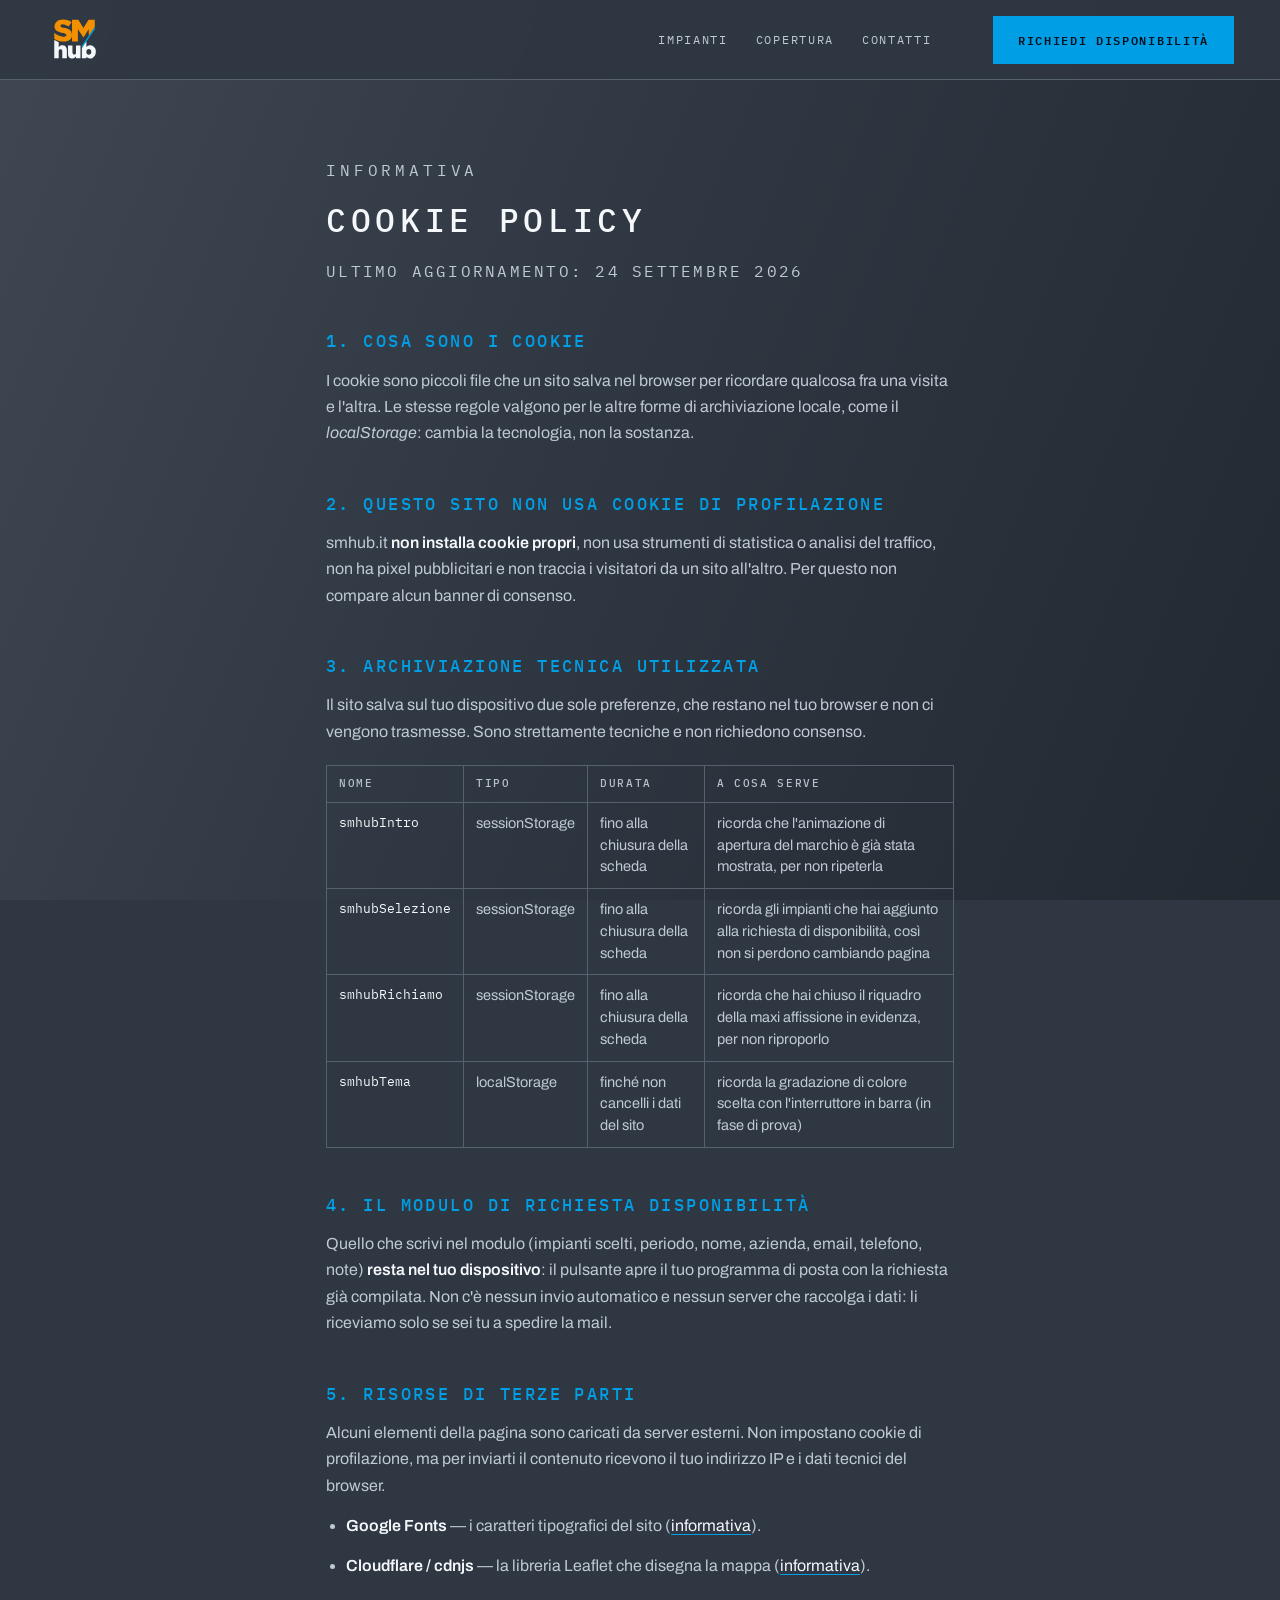
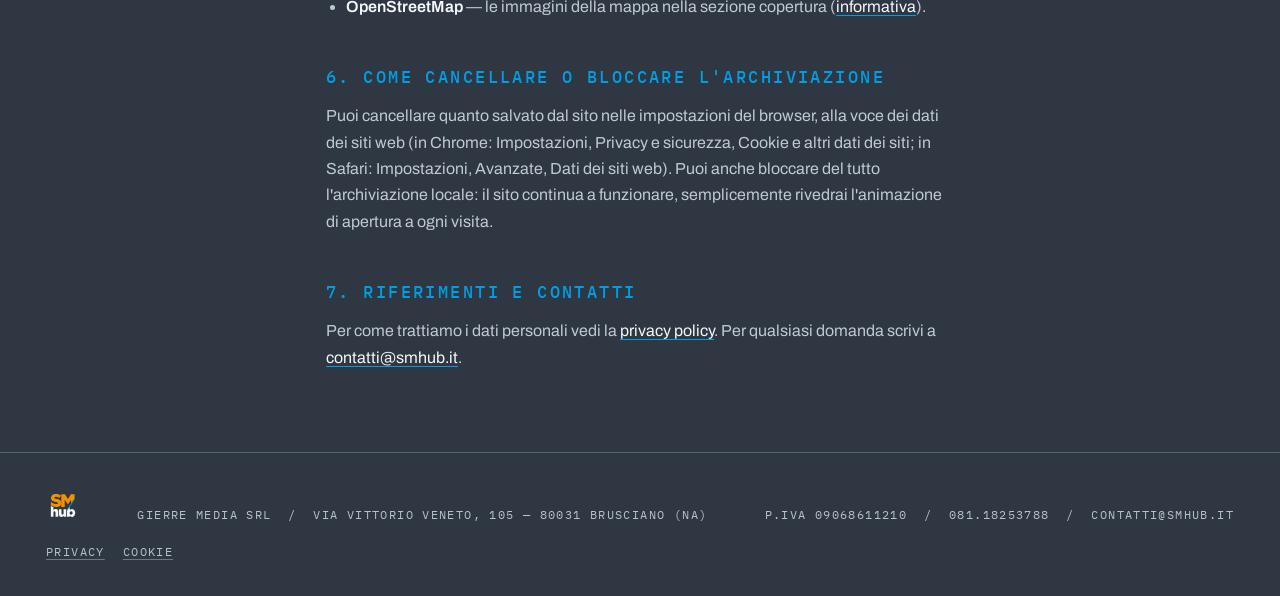
<file: cookie.html>
<!DOCTYPE html>
<html lang="it">
<head>
<meta charset="utf-8">
<meta name="viewport" content="width=device-width,initial-scale=1">
<title>Cookie policy | SMHUB</title>
<meta name="description" content="smhub.it non usa cookie di profilazione n&eacute; strumenti di statistica: cosa viene salvato nel browser e perch&eacute;.">
<link rel="preconnect" href="https://fonts.googleapis.com">
<link rel="preconnect" href="https://fonts.gstatic.com" crossorigin>
<link href="https://fonts.googleapis.com/css2?family=Archivo:wght@400;500;600&family=IBM+Plex+Mono:wght@400;500&display=swap" rel="stylesheet">
<link rel="stylesheet" href="css/style.css?v=52">
</head>
<body>

<header class="nav">
  <a class="nav-logo" href="index.html" aria-label="SMHUB, torna in cima"><svg class="marchio" viewBox="0 0 91.2 91.2" aria-hidden="true" focusable="false"><defs>
<clipPath id="clip_1">
<path transform="matrix(1,0,0,-1,0,91.2)" d="M0 91.2H91.2V0H0Z"/>
</clipPath>
</defs>
<g >
<g clip-path="url(#clip_1)">
<path transform="matrix(1,0,0,-1,40.1944,17.838898)" d="M0 0C-3.046 3.194-9.563 4.911-16.454 4.194-18.664 3.965-20.081 3.385-21.046 2.861-21.713 2.5-25.308 .549-26.454-3.731-26.678-4.571-27.667-8.267-25.417-11.361-24.326-12.861-22.958-13.611-22.139-14.167-22.139-14.167-19.854-15.731-13.432-16.917-13.432-16.917-8.102-17.824-8.157-20.324-8.157-20.324-8.38-23.38-14.046-22.509-14.046-22.509-20.657-22.12-27.176-16.435V-25.62C-27.176-25.62-17.028-33.333-5.167-28.861-5.167-28.861 3.725-25.833-.306-14.734-.357-14.593-.419-14.459-.497-14.33-1.075-13.375-3.735-9.97-12.861-8.639-12.861-8.639-17.694-7.611-17.389-5.361-17.389-5.361-17.111-2.417-13.028-3.278-13.028-3.278-8.639-3.75-4.639-6.556Z" fill="#f39000"/>
<path transform="matrix(1,0,0,-1,40.9371,48.094797)" d="M0 0H9.248V19.45L17.989 6.339 26.211 19.45 26.361 9.274 35.767 22.858V34.265H25.915L17.883 21.524 9.915 34.265H0Z" fill="#f39000"/>
<path transform="matrix(1,0,0,-1,56.4444,54.496297)" d="M0 0V-3.889L20.259 25.741V29.259Z" fill="#009ee4"/>
<path fill="currentColor" transform="matrix(1,0,0,-1,67.35,68.78)" d="M0 0C-2.19 0-3.96 2-3.96 4.47-3.96 6.94-2.19 8.94 0 8.94 2.18 8.94 3.96 6.94 3.96 4.47 3.96 2 2.18 0 0 0M9.65 10.41C9.31 11.01 7.59 13.89 4.09 14.69-.78 15.8-3.57 12.31-3.85 12.02V20.69L-10.91 10.39V-5.42H-3.79V-3.2C-3.2-3.65 .34-7.42 5.37-5.42 10.82-3.26 12.57 5.34 9.65 10.41"/>
<path fill="currentColor" transform="matrix(1,0,0,-1,13.0185,45.6)" d="M0 0V-28.526H6.944V-17.587C6.944-16.625 7.317-15.675 8.05-15.053 8.51-14.663 9.123-14.362 9.907-14.396 9.907-14.396 10.834-14.271 11.736-15.256 12.321-15.895 12.593-16.762 12.593-17.629V-28.526H19.759V-15.561C19.759-14.047 19.392-12.535 18.574-11.262 17.62-9.778 15.944-8.304 13.056-8.341 13.056-8.341 9.093-7.822 6.954-11.517V-3.656Z"/>
<path fill="currentColor" transform="matrix(1,0,0,-1,34.5556,54.394399)" d="M0 0H7.028V-11.057C7.028-11.992 7.398-12.917 8.125-13.504 8.537-13.837 9.067-14.093 9.722-14.083 9.722-14.083 12.056-14.139 12.583-12.028V0H19.667V-19.731H12.611V-17.25C12.611-17.25 9.944-20.551 7.056-20.387 7.056-20.387 1.055-20.306 .167-15.028Z"/>
</g>
</g></svg></a>
  <button class="nav-toggle" aria-expanded="false" aria-controls="menu">Menu</button>
  <nav class="nav-link" id="menu">
    <a href="index.html#impianti">Impianti</a>
    <a href="index.html#copertura">Copertura</a>
    <a href="index.html#contatti">Contatti</a>
  </nav>
  <a class="btn" href="index.html#contatti">Richiedi disponibilità</a>
</header>

<main id="top">
  <section>
    <div class="wrap documento">
      <p class="etichetta">Informativa</p>
      <h1>Cookie policy</h1>
      <p class="documento-data">Ultimo aggiornamento: 24 settembre 2026</p>

      <h2>1. Cosa sono i cookie</h2>
      <p>I cookie sono piccoli file che un sito salva nel browser per ricordare qualcosa fra una visita e
      l'altra. Le stesse regole valgono per le altre forme di archiviazione locale, come il
      <em>localStorage</em>: cambia la tecnologia, non la sostanza.</p>

      <h2>2. Questo sito non usa cookie di profilazione</h2>
      <p>smhub.it <strong>non installa cookie propri</strong>, non usa strumenti di statistica o analisi
      del traffico, non ha pixel pubblicitari e non traccia i visitatori da un sito all'altro. Per questo
      non compare alcun banner di consenso.</p>

      <h2>3. Archiviazione tecnica utilizzata</h2>
      <p>Il sito salva sul tuo dispositivo due sole preferenze, che restano nel tuo browser e non ci
      vengono trasmesse. Sono strettamente tecniche e non richiedono consenso.</p>
      <table class="tabella">
        <thead><tr><th>Nome</th><th>Tipo</th><th>Durata</th><th>A cosa serve</th></tr></thead>
        <tbody>
          <tr><td>smhubIntro</td><td>sessionStorage</td><td>fino alla chiusura della scheda</td>
            <td>ricorda che l'animazione di apertura del marchio &egrave; gi&agrave; stata mostrata, per non ripeterla</td></tr>
          <tr><td>smhubSelezione</td><td>sessionStorage</td><td>fino alla chiusura della scheda</td>
            <td>ricorda gli impianti che hai aggiunto alla richiesta di disponibilit&agrave;, cos&igrave; non
            si perdono cambiando pagina</td></tr>
          <tr><td>smhubRichiamo</td><td>sessionStorage</td><td>fino alla chiusura della scheda</td>
            <td>ricorda che hai chiuso il riquadro della maxi affissione in evidenza, per non riproporlo</td></tr>
          <tr><td>smhubTema</td><td>localStorage</td><td>finch&eacute; non cancelli i dati del sito</td>
            <td>ricorda la gradazione di colore scelta con l'interruttore in barra (in fase di prova)</td></tr>
        </tbody>
      </table>

      <h2>4. Il modulo di richiesta disponibilit&agrave;</h2>
      <p>Quello che scrivi nel modulo (impianti scelti, periodo, nome, azienda, email, telefono, note)
      <strong>resta nel tuo dispositivo</strong>: il pulsante apre il tuo programma di posta con la
      richiesta gi&agrave; compilata. Non c&#39;&egrave; nessun invio automatico e nessun server che raccolga i
      dati: li riceviamo solo se sei tu a spedire la mail.</p>

      <h2>5. Risorse di terze parti</h2>
      <p>Alcuni elementi della pagina sono caricati da server esterni. Non impostano cookie di
      profilazione, ma per inviarti il contenuto ricevono il tuo indirizzo IP e i dati tecnici del
      browser.</p>
      <ul>
        <li><strong>Google Fonts</strong> &mdash; i caratteri tipografici del sito
        (<a href="https://policies.google.com/privacy" target="_blank" rel="noopener">informativa</a>).</li>
        <li><strong>Cloudflare / cdnjs</strong> &mdash; la libreria Leaflet che disegna la mappa
        (<a href="https://www.cloudflare.com/privacypolicy/" target="_blank" rel="noopener">informativa</a>).</li>
        <li><strong>OpenStreetMap</strong> &mdash; le immagini della mappa nella sezione copertura
        (<a href="https://osmfoundation.org/wiki/Privacy_Policy" target="_blank" rel="noopener">informativa</a>).</li>
      </ul>

      <h2>6. Come cancellare o bloccare l'archiviazione</h2>
      <p>Puoi cancellare quanto salvato dal sito nelle impostazioni del browser, alla voce dei dati dei
      siti web (in Chrome: Impostazioni, Privacy e sicurezza, Cookie e altri dati dei siti; in Safari:
      Impostazioni, Avanzate, Dati dei siti web). Puoi anche bloccare del tutto l'archiviazione locale:
      il sito continua a funzionare, semplicemente rivedrai l'animazione di apertura a ogni visita.</p>

      <h2>7. Riferimenti e contatti</h2>
      <p>Per come trattiamo i dati personali vedi la <a href="privacy.html">privacy policy</a>. Per
      qualsiasi domanda scrivi a <a href="mailto:contatti@smhub.it">contatti@smhub.it</a>.</p>
    </div>
  </section>
</main>

<footer>
  <div class="piede">
    <div class="piede-marchio"><svg class="marchio" viewBox="0 0 91.2 91.2" aria-hidden="true" focusable="false"><defs>
<clipPath id="clip_1">
<path transform="matrix(1,0,0,-1,0,91.2)" d="M0 91.2H91.2V0H0Z"/>
</clipPath>
</defs>
<g >
<g clip-path="url(#clip_1)">
<path transform="matrix(1,0,0,-1,40.1944,17.838898)" d="M0 0C-3.046 3.194-9.563 4.911-16.454 4.194-18.664 3.965-20.081 3.385-21.046 2.861-21.713 2.5-25.308 .549-26.454-3.731-26.678-4.571-27.667-8.267-25.417-11.361-24.326-12.861-22.958-13.611-22.139-14.167-22.139-14.167-19.854-15.731-13.432-16.917-13.432-16.917-8.102-17.824-8.157-20.324-8.157-20.324-8.38-23.38-14.046-22.509-14.046-22.509-20.657-22.12-27.176-16.435V-25.62C-27.176-25.62-17.028-33.333-5.167-28.861-5.167-28.861 3.725-25.833-.306-14.734-.357-14.593-.419-14.459-.497-14.33-1.075-13.375-3.735-9.97-12.861-8.639-12.861-8.639-17.694-7.611-17.389-5.361-17.389-5.361-17.111-2.417-13.028-3.278-13.028-3.278-8.639-3.75-4.639-6.556Z" fill="#f39000"/>
<path transform="matrix(1,0,0,-1,40.9371,48.094797)" d="M0 0H9.248V19.45L17.989 6.339 26.211 19.45 26.361 9.274 35.767 22.858V34.265H25.915L17.883 21.524 9.915 34.265H0Z" fill="#f39000"/>
<path transform="matrix(1,0,0,-1,56.4444,54.496297)" d="M0 0V-3.889L20.259 25.741V29.259Z" fill="#009ee4"/>
<path fill="currentColor" transform="matrix(1,0,0,-1,67.35,68.78)" d="M0 0C-2.19 0-3.96 2-3.96 4.47-3.96 6.94-2.19 8.94 0 8.94 2.18 8.94 3.96 6.94 3.96 4.47 3.96 2 2.18 0 0 0M9.65 10.41C9.31 11.01 7.59 13.89 4.09 14.69-.78 15.8-3.57 12.31-3.85 12.02V20.69L-10.91 10.39V-5.42H-3.79V-3.2C-3.2-3.65 .34-7.42 5.37-5.42 10.82-3.26 12.57 5.34 9.65 10.41"/>
<path fill="currentColor" transform="matrix(1,0,0,-1,13.0185,45.6)" d="M0 0V-28.526H6.944V-17.587C6.944-16.625 7.317-15.675 8.05-15.053 8.51-14.663 9.123-14.362 9.907-14.396 9.907-14.396 10.834-14.271 11.736-15.256 12.321-15.895 12.593-16.762 12.593-17.629V-28.526H19.759V-15.561C19.759-14.047 19.392-12.535 18.574-11.262 17.62-9.778 15.944-8.304 13.056-8.341 13.056-8.341 9.093-7.822 6.954-11.517V-3.656Z"/>
<path fill="currentColor" transform="matrix(1,0,0,-1,34.5556,54.394399)" d="M0 0H7.028V-11.057C7.028-11.992 7.398-12.917 8.125-13.504 8.537-13.837 9.067-14.093 9.722-14.083 9.722-14.083 12.056-14.139 12.583-12.028V0H19.667V-19.731H12.611V-17.25C12.611-17.25 9.944-20.551 7.056-20.387 7.056-20.387 1.055-20.306 .167-15.028Z"/>
</g>
</g></svg></div>
    <div>Gierre Media Srl &nbsp;/&nbsp; Via Vittorio Veneto, 105 &mdash; 80031 Brusciano (NA)</div>
    <div>P.IVA 09068611210 &nbsp;/&nbsp; <a href="tel:+3908118253788">081.18253788</a> &nbsp;/&nbsp; <a href="mailto:contatti@smhub.it">contatti@smhub.it</a></div>
    <div class="piede-legali"><a href="privacy.html">Privacy</a><a href="cookie.html">Cookie</a></div>
  </div>
</footer>

<script src="js/site.js?v=25" defer></script>
</body>
</html>
</file>
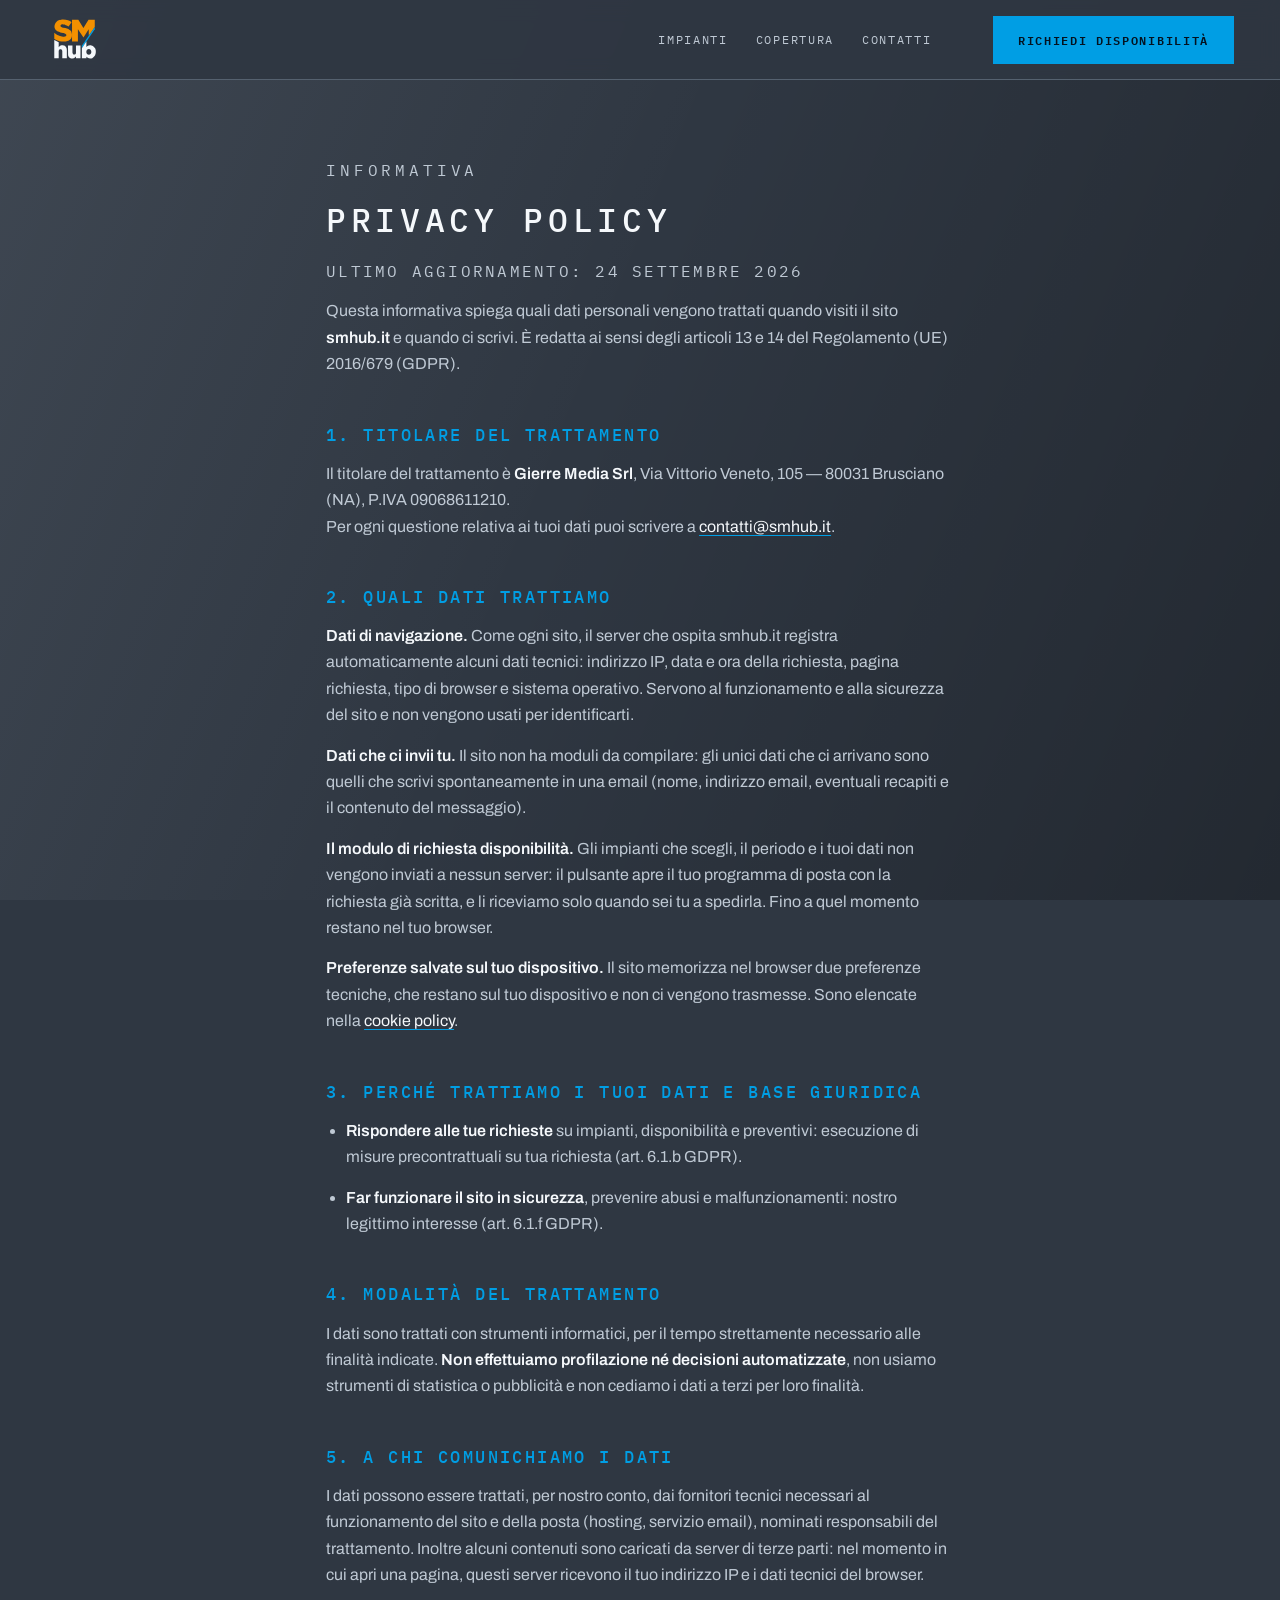
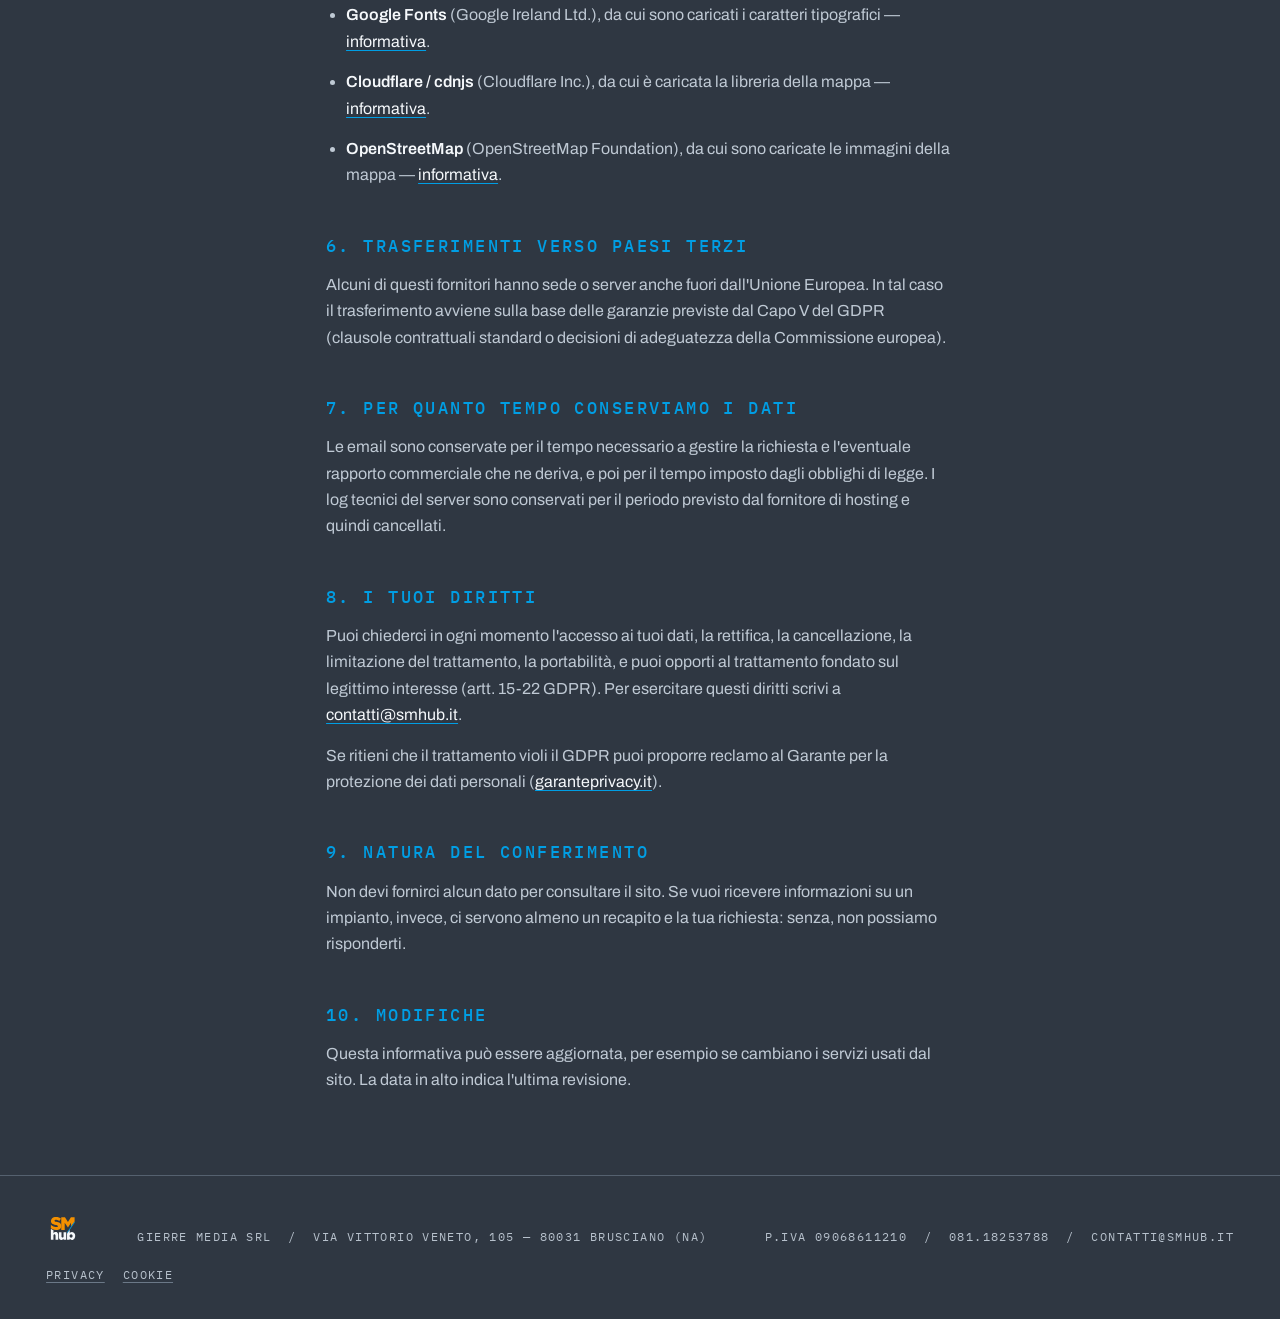
<file: privacy.html>
<!DOCTYPE html>
<html lang="it">
<head>
<meta charset="utf-8">
<meta name="viewport" content="width=device-width,initial-scale=1">
<title>Privacy policy | SMHUB</title>
<meta name="description" content="Come SMHUB tratta i dati personali di chi visita il sito e di chi scrive per informazioni sugli impianti.">
<link rel="preconnect" href="https://fonts.googleapis.com">
<link rel="preconnect" href="https://fonts.gstatic.com" crossorigin>
<link href="https://fonts.googleapis.com/css2?family=Archivo:wght@400;500;600&family=IBM+Plex+Mono:wght@400;500&display=swap" rel="stylesheet">
<link rel="stylesheet" href="css/style.css?v=52">
</head>
<body>

<header class="nav">
  <a class="nav-logo" href="index.html" aria-label="SMHUB, torna in cima"><svg class="marchio" viewBox="0 0 91.2 91.2" aria-hidden="true" focusable="false"><defs>
<clipPath id="clip_1">
<path transform="matrix(1,0,0,-1,0,91.2)" d="M0 91.2H91.2V0H0Z"/>
</clipPath>
</defs>
<g >
<g clip-path="url(#clip_1)">
<path transform="matrix(1,0,0,-1,40.1944,17.838898)" d="M0 0C-3.046 3.194-9.563 4.911-16.454 4.194-18.664 3.965-20.081 3.385-21.046 2.861-21.713 2.5-25.308 .549-26.454-3.731-26.678-4.571-27.667-8.267-25.417-11.361-24.326-12.861-22.958-13.611-22.139-14.167-22.139-14.167-19.854-15.731-13.432-16.917-13.432-16.917-8.102-17.824-8.157-20.324-8.157-20.324-8.38-23.38-14.046-22.509-14.046-22.509-20.657-22.12-27.176-16.435V-25.62C-27.176-25.62-17.028-33.333-5.167-28.861-5.167-28.861 3.725-25.833-.306-14.734-.357-14.593-.419-14.459-.497-14.33-1.075-13.375-3.735-9.97-12.861-8.639-12.861-8.639-17.694-7.611-17.389-5.361-17.389-5.361-17.111-2.417-13.028-3.278-13.028-3.278-8.639-3.75-4.639-6.556Z" fill="#f39000"/>
<path transform="matrix(1,0,0,-1,40.9371,48.094797)" d="M0 0H9.248V19.45L17.989 6.339 26.211 19.45 26.361 9.274 35.767 22.858V34.265H25.915L17.883 21.524 9.915 34.265H0Z" fill="#f39000"/>
<path transform="matrix(1,0,0,-1,56.4444,54.496297)" d="M0 0V-3.889L20.259 25.741V29.259Z" fill="#009ee4"/>
<path fill="currentColor" transform="matrix(1,0,0,-1,67.35,68.78)" d="M0 0C-2.19 0-3.96 2-3.96 4.47-3.96 6.94-2.19 8.94 0 8.94 2.18 8.94 3.96 6.94 3.96 4.47 3.96 2 2.18 0 0 0M9.65 10.41C9.31 11.01 7.59 13.89 4.09 14.69-.78 15.8-3.57 12.31-3.85 12.02V20.69L-10.91 10.39V-5.42H-3.79V-3.2C-3.2-3.65 .34-7.42 5.37-5.42 10.82-3.26 12.57 5.34 9.65 10.41"/>
<path fill="currentColor" transform="matrix(1,0,0,-1,13.0185,45.6)" d="M0 0V-28.526H6.944V-17.587C6.944-16.625 7.317-15.675 8.05-15.053 8.51-14.663 9.123-14.362 9.907-14.396 9.907-14.396 10.834-14.271 11.736-15.256 12.321-15.895 12.593-16.762 12.593-17.629V-28.526H19.759V-15.561C19.759-14.047 19.392-12.535 18.574-11.262 17.62-9.778 15.944-8.304 13.056-8.341 13.056-8.341 9.093-7.822 6.954-11.517V-3.656Z"/>
<path fill="currentColor" transform="matrix(1,0,0,-1,34.5556,54.394399)" d="M0 0H7.028V-11.057C7.028-11.992 7.398-12.917 8.125-13.504 8.537-13.837 9.067-14.093 9.722-14.083 9.722-14.083 12.056-14.139 12.583-12.028V0H19.667V-19.731H12.611V-17.25C12.611-17.25 9.944-20.551 7.056-20.387 7.056-20.387 1.055-20.306 .167-15.028Z"/>
</g>
</g></svg></a>
  <button class="nav-toggle" aria-expanded="false" aria-controls="menu">Menu</button>
  <nav class="nav-link" id="menu">
    <a href="index.html#impianti">Impianti</a>
    <a href="index.html#copertura">Copertura</a>
    <a href="index.html#contatti">Contatti</a>
  </nav>
  <a class="btn" href="index.html#contatti">Richiedi disponibilità</a>
</header>

<main id="top">
  <section>
    <div class="wrap documento">
      <p class="etichetta">Informativa</p>
      <h1>Privacy policy</h1>
      <p class="documento-data">Ultimo aggiornamento: 24 settembre 2026</p>

      <p>Questa informativa spiega quali dati personali vengono trattati quando visiti il sito
      <strong>smhub.it</strong> e quando ci scrivi. &Egrave; redatta ai sensi degli articoli 13 e 14 del
      Regolamento (UE) 2016/679 (GDPR).</p>

      <h2>1. Titolare del trattamento</h2>
      <p>Il titolare del trattamento &egrave; <strong>Gierre Media Srl</strong>, Via Vittorio Veneto, 105 &mdash; 80031 Brusciano (NA), P.IVA 09068611210.<br>
      Per ogni questione relativa ai tuoi dati puoi scrivere a <a href="mailto:contatti@smhub.it">contatti@smhub.it</a>.</p>

      <h2>2. Quali dati trattiamo</h2>
      <p><strong>Dati di navigazione.</strong> Come ogni sito, il server che ospita smhub.it registra
      automaticamente alcuni dati tecnici: indirizzo IP, data e ora della richiesta, pagina richiesta,
      tipo di browser e sistema operativo. Servono al funzionamento e alla sicurezza del sito e non
      vengono usati per identificarti.</p>
      <p><strong>Dati che ci invii tu.</strong> Il sito non ha moduli da compilare: gli unici dati che
      ci arrivano sono quelli che scrivi spontaneamente in una email (nome, indirizzo email, eventuali
      recapiti e il contenuto del messaggio).</p>
      <p><strong>Il modulo di richiesta disponibilit&agrave;.</strong> Gli impianti che scegli, il periodo e
      i tuoi dati non vengono inviati a nessun server: il pulsante apre il tuo programma di posta con la
      richiesta gi&agrave; scritta, e li riceviamo solo quando sei tu a spedirla. Fino a quel momento restano
      nel tuo browser.</p>
      <p><strong>Preferenze salvate sul tuo dispositivo.</strong> Il sito memorizza nel browser due
      preferenze tecniche, che restano sul tuo dispositivo e non ci vengono trasmesse. Sono elencate
      nella <a href="cookie.html">cookie policy</a>.</p>

      <h2>3. Perch&eacute; trattiamo i tuoi dati e base giuridica</h2>
      <ul>
        <li><strong>Rispondere alle tue richieste</strong> su impianti, disponibilit&agrave; e preventivi:
        esecuzione di misure precontrattuali su tua richiesta (art. 6.1.b GDPR).</li>
        <li><strong>Far funzionare il sito in sicurezza</strong>, prevenire abusi e malfunzionamenti:
        nostro legittimo interesse (art. 6.1.f GDPR).</li>
      </ul>

      <h2>4. Modalit&agrave; del trattamento</h2>
      <p>I dati sono trattati con strumenti informatici, per il tempo strettamente necessario alle
      finalit&agrave; indicate. <strong>Non effettuiamo profilazione n&eacute; decisioni automatizzate</strong>,
      non usiamo strumenti di statistica o pubblicit&agrave; e non cediamo i dati a terzi per loro finalit&agrave;.</p>

      <h2>5. A chi comunichiamo i dati</h2>
      <p>I dati possono essere trattati, per nostro conto, dai fornitori tecnici necessari al
      funzionamento del sito e della posta (hosting, servizio email), nominati responsabili del
      trattamento. Inoltre alcuni contenuti sono caricati da server di terze parti: nel momento in cui
      apri una pagina, questi server ricevono il tuo indirizzo IP e i dati tecnici del browser.</p>
      <ul>
        <li><strong>Google Fonts</strong> (Google Ireland Ltd.), da cui sono caricati i caratteri
        tipografici &mdash; <a href="https://policies.google.com/privacy" target="_blank" rel="noopener">informativa</a>.</li>
        <li><strong>Cloudflare / cdnjs</strong> (Cloudflare Inc.), da cui &egrave; caricata la libreria
        della mappa &mdash; <a href="https://www.cloudflare.com/privacypolicy/" target="_blank" rel="noopener">informativa</a>.</li>
        <li><strong>OpenStreetMap</strong> (OpenStreetMap Foundation), da cui sono caricate le immagini
        della mappa &mdash; <a href="https://osmfoundation.org/wiki/Privacy_Policy" target="_blank" rel="noopener">informativa</a>.</li>
      </ul>

      <h2>6. Trasferimenti verso Paesi terzi</h2>
      <p>Alcuni di questi fornitori hanno sede o server anche fuori dall'Unione Europea. In tal caso il
      trasferimento avviene sulla base delle garanzie previste dal Capo V del GDPR (clausole contrattuali
      standard o decisioni di adeguatezza della Commissione europea).</p>

      <h2>7. Per quanto tempo conserviamo i dati</h2>
      <p>Le email sono conservate per il tempo necessario a gestire la richiesta e l'eventuale rapporto
      commerciale che ne deriva, e poi per il tempo imposto dagli obblighi di legge. I log tecnici del
      server sono conservati per il periodo previsto dal fornitore di hosting e quindi cancellati.</p>

      <h2>8. I tuoi diritti</h2>
      <p>Puoi chiederci in ogni momento l'accesso ai tuoi dati, la rettifica, la cancellazione, la
      limitazione del trattamento, la portabilit&agrave;, e puoi opporti al trattamento fondato sul
      legittimo interesse (artt. 15-22 GDPR). Per esercitare questi diritti scrivi a <a href="mailto:contatti@smhub.it">contatti@smhub.it</a>.</p>
      <p>Se ritieni che il trattamento violi il GDPR puoi proporre reclamo al Garante per la protezione
      dei dati personali (<a href="https://www.garanteprivacy.it" target="_blank" rel="noopener">garanteprivacy.it</a>).</p>

      <h2>9. Natura del conferimento</h2>
      <p>Non devi fornirci alcun dato per consultare il sito. Se vuoi ricevere informazioni su un
      impianto, invece, ci servono almeno un recapito e la tua richiesta: senza, non possiamo risponderti.</p>

      <h2>10. Modifiche</h2>
      <p>Questa informativa pu&ograve; essere aggiornata, per esempio se cambiano i servizi usati dal
      sito. La data in alto indica l'ultima revisione.</p>
    </div>
  </section>
</main>

<footer>
  <div class="piede">
    <div class="piede-marchio"><svg class="marchio" viewBox="0 0 91.2 91.2" aria-hidden="true" focusable="false"><defs>
<clipPath id="clip_1">
<path transform="matrix(1,0,0,-1,0,91.2)" d="M0 91.2H91.2V0H0Z"/>
</clipPath>
</defs>
<g >
<g clip-path="url(#clip_1)">
<path transform="matrix(1,0,0,-1,40.1944,17.838898)" d="M0 0C-3.046 3.194-9.563 4.911-16.454 4.194-18.664 3.965-20.081 3.385-21.046 2.861-21.713 2.5-25.308 .549-26.454-3.731-26.678-4.571-27.667-8.267-25.417-11.361-24.326-12.861-22.958-13.611-22.139-14.167-22.139-14.167-19.854-15.731-13.432-16.917-13.432-16.917-8.102-17.824-8.157-20.324-8.157-20.324-8.38-23.38-14.046-22.509-14.046-22.509-20.657-22.12-27.176-16.435V-25.62C-27.176-25.62-17.028-33.333-5.167-28.861-5.167-28.861 3.725-25.833-.306-14.734-.357-14.593-.419-14.459-.497-14.33-1.075-13.375-3.735-9.97-12.861-8.639-12.861-8.639-17.694-7.611-17.389-5.361-17.389-5.361-17.111-2.417-13.028-3.278-13.028-3.278-8.639-3.75-4.639-6.556Z" fill="#f39000"/>
<path transform="matrix(1,0,0,-1,40.9371,48.094797)" d="M0 0H9.248V19.45L17.989 6.339 26.211 19.45 26.361 9.274 35.767 22.858V34.265H25.915L17.883 21.524 9.915 34.265H0Z" fill="#f39000"/>
<path transform="matrix(1,0,0,-1,56.4444,54.496297)" d="M0 0V-3.889L20.259 25.741V29.259Z" fill="#009ee4"/>
<path fill="currentColor" transform="matrix(1,0,0,-1,67.35,68.78)" d="M0 0C-2.19 0-3.96 2-3.96 4.47-3.96 6.94-2.19 8.94 0 8.94 2.18 8.94 3.96 6.94 3.96 4.47 3.96 2 2.18 0 0 0M9.65 10.41C9.31 11.01 7.59 13.89 4.09 14.69-.78 15.8-3.57 12.31-3.85 12.02V20.69L-10.91 10.39V-5.42H-3.79V-3.2C-3.2-3.65 .34-7.42 5.37-5.42 10.82-3.26 12.57 5.34 9.65 10.41"/>
<path fill="currentColor" transform="matrix(1,0,0,-1,13.0185,45.6)" d="M0 0V-28.526H6.944V-17.587C6.944-16.625 7.317-15.675 8.05-15.053 8.51-14.663 9.123-14.362 9.907-14.396 9.907-14.396 10.834-14.271 11.736-15.256 12.321-15.895 12.593-16.762 12.593-17.629V-28.526H19.759V-15.561C19.759-14.047 19.392-12.535 18.574-11.262 17.62-9.778 15.944-8.304 13.056-8.341 13.056-8.341 9.093-7.822 6.954-11.517V-3.656Z"/>
<path fill="currentColor" transform="matrix(1,0,0,-1,34.5556,54.394399)" d="M0 0H7.028V-11.057C7.028-11.992 7.398-12.917 8.125-13.504 8.537-13.837 9.067-14.093 9.722-14.083 9.722-14.083 12.056-14.139 12.583-12.028V0H19.667V-19.731H12.611V-17.25C12.611-17.25 9.944-20.551 7.056-20.387 7.056-20.387 1.055-20.306 .167-15.028Z"/>
</g>
</g></svg></div>
    <div>Gierre Media Srl &nbsp;/&nbsp; Via Vittorio Veneto, 105 &mdash; 80031 Brusciano (NA)</div>
    <div>P.IVA 09068611210 &nbsp;/&nbsp; <a href="tel:+3908118253788">081.18253788</a> &nbsp;/&nbsp; <a href="mailto:contatti@smhub.it">contatti@smhub.it</a></div>
    <div class="piede-legali"><a href="privacy.html">Privacy</a><a href="cookie.html">Cookie</a></div>
  </div>
</footer>

<script src="js/site.js?v=25" defer></script>
</body>
</html>
</file>
<file: css/style.css>
/* SMHUB - direzione: blueprint industriale.
   Griglia di costruzione a vista, quote da disegno tecnico, tipografia grande,
   dati in monospaziato, foto a piena larghezza senza effetti. Nessun WebGL. */

/* ---------- palette ----------
   Due fondi possibili, commutabili con l'attributo data-tema sull'elemento html.
   "blu" = cianografia (predefinito), "acciaio" = lamiera spazzolata. */
/* ---------- palette: lamiera di acciaio, tre gradazioni ----------
   Si commutano con l'attributo data-tema sull'elemento html.
   Predefinita: "medio". Il fondo blu e stato scartato. */
:root{
  /* MEDIO */
  --fondo:#2f3742;
  --fondo-2:#363f4b;
  --piano:#3e4855;
  --filo:#55616f;
  --filo-forte:#6b7887;
  --tenue:#b7c1cc;
  --testo:#f5f8fb;
  --testo-muto:#bfc9d4;
  --linea:#454f5d;
  --accento:#009ee4;          /* blu del marchio SM Hub */
  --accento-scuro:#0080ba;
  --su-accento:#04121f;       /* testo sopra l'accento */
  --rilievo:linear-gradient(112deg,rgba(230,242,255,.085) 0%,rgba(0,0,0,0) 46%,rgba(0,0,0,.26) 100%);
  --velo:linear-gradient(180deg,rgba(28,34,43,.34) 0%,rgba(28,34,43,.18) 42%,rgba(28,34,43,.62) 100%);
  --barra:rgba(47,55,66,.90);

  /* Due soli caratteri. IBM Plex Mono per payoff, titoli, etichette e dati;
     Archivo per il testo corrente e per gli indirizzi delle schede. */
  --font-testo:"Archivo",system-ui,sans-serif;
  --font-mono:"IBM Plex Mono",ui-monospace,"Cascadia Mono",monospace;

  --bordo:1px solid var(--filo);
  --barra-h:80px;            /* altezza della barra: la usano hero e squadrature */
  --gutter:clamp(18px,3.6vw,56px);
  --max:1560px;
  color-scheme:dark;
}

/* SCURO: lamiera brunita */
html[data-tema="scuro"]{
  --fondo:#262c34;
  --fondo-2:#2c333c;
  --piano:#333b45;
  --filo:#4a5563;
  --filo-forte:#5f6c7c;
  --tenue:#aeb9c5;
  --testo:#f1f4f8;
  --testo-muto:#b4bfca;
  --linea:#3b4552;
  --rilievo:linear-gradient(112deg,rgba(226,238,250,.075) 0%,rgba(0,0,0,0) 46%,rgba(0,0,0,.22) 100%);
  --velo:linear-gradient(180deg,rgba(22,27,34,.36) 0%,rgba(22,27,34,.20) 42%,rgba(22,27,34,.64) 100%);
  --barra:rgba(38,44,52,.90);
}

/* CHIARO: lamiera lucidata */
html[data-tema="chiaro"]{
  --fondo:#3b4552;
  --fondo-2:#434e5c;
  --piano:#4c5866;
  --filo:#63707f;
  --filo-forte:#7b8898;
  --tenue:#c3cdd8;
  --testo:#f8fbfe;
  --testo-muto:#ccd5df;
  --linea:#525e6c;
  --rilievo:linear-gradient(112deg,rgba(235,246,255,.10) 0%,rgba(0,0,0,0) 46%,rgba(0,0,0,.30) 100%);
  --velo:linear-gradient(180deg,rgba(34,41,51,.32) 0%,rgba(34,41,51,.16) 42%,rgba(34,41,51,.58) 100%);
  --barra:rgba(59,69,82,.92);
}


*,*::before,*::after{box-sizing:border-box}
/* [hidden] vale display:none con specificita zero, quindi qualunque regola di
   classe che imposti un display (.imp{display:flex}) lo annulla e l'elemento
   resta a schermo. Serve dirlo qui una volta per tutte. */
[hidden]{display:none!important}
html{-webkit-text-size-adjust:100%}
html,body{overflow-x:clip}
body{
  margin:0;background-color:var(--fondo);background-image:var(--rilievo);background-attachment:fixed;color:var(--testo);
  font-family:var(--font-testo);font-size:16px;line-height:1.5;
  -webkit-font-smoothing:antialiased;
}
img{max-width:100%;display:block}
a{color:inherit;text-decoration:none}
/* Titoli con lo stesso font del payoff: monospaziato, maiuscolo, spaziato.
   Corpi contenuti: il peso visivo lo da la spaziatura, non la grandezza. */
h1,h2,h3{margin:0;font-family:var(--font-mono);font-weight:500;text-transform:uppercase;
  letter-spacing:.14em;line-height:1.4}
p{margin:0}
.btn,.slot,input,textarea{border-radius:0}

/* ---------- luce radente ----------
   Due fasci diagonali sopra tutta la pagina: scorrono con lo scroll tramite
   scroll-driven animation. Dove non e supportata (Safari, Firefox) scorrono da soli.
   Vanno in fusione "screen": illuminano, non coprono. */
.luce{position:fixed;inset:0;z-index:40;pointer-events:none;overflow:hidden;mix-blend-mode:screen}
.luce i{position:absolute;left:-60%;top:-60%;width:220%;height:220%;display:block;will-change:transform;
  background:linear-gradient(104deg,transparent 0 36%,rgba(228,242,255,.10) 44%,
    rgba(232,245,255,.23) 50%,rgba(228,242,255,.10) 56%,transparent 64%)}
.luce i.tinta{background:linear-gradient(99deg,transparent 0 42%,rgba(0,158,228,.08) 47%,
  rgba(0,158,228,.26) 50%,rgba(0,158,228,.08) 53%,transparent 58%)}
/* lama stretta: il colpo di luce speculare, passa piu veloce degli altri due */
.luce i.lama{background:linear-gradient(107deg,transparent 0 47.4%,rgba(255,255,255,.20) 49.4%,
  rgba(255,255,255,.34) 50%,rgba(255,255,255,.20) 50.6%,transparent 52.6%)}

@keyframes radente{from{transform:translate3d(-22%,-10%,0)}to{transform:translate3d(24%,12%,0)}}
@keyframes radenteTinta{from{transform:translate3d(26%,10%,0)}to{transform:translate3d(-24%,-12%,0)}}
@keyframes radenteLama{from{transform:translate3d(-46%,-16%,0)}to{transform:translate3d(48%,18%,0)}}
@supports (animation-timeline: scroll()){
  /* la scorciatoia "animation" imposterebbe durata 0s: con una timeline di scroll
     serve animation-duration:auto, altrimenti il fascio resta fermo */
  .luce i{animation-name:radente;animation-timing-function:linear;animation-fill-mode:both;
    animation-duration:auto;animation-timeline:scroll(root block)}
  .luce i.tinta{animation-name:radenteTinta}
  .luce i.lama{animation-name:radenteLama}
}
@supports not (animation-timeline: scroll()){
  .luce i{animation:radente 24s linear infinite alternate}
  .luce i.tinta{animation:radenteTinta 31s linear infinite alternate}
  .luce i.lama{animation:radenteLama 17s linear infinite alternate}
}

/* quota da disegno tecnico: filetto con tacche agli estremi e misura in mezzo */
.quota{position:relative;display:flex;align-items:center;gap:12px;
  font-family:var(--font-mono);font-size:11px;letter-spacing:.16em;text-transform:uppercase;color:var(--tenue)}
.quota::before,.quota::after{content:"";height:1px;background:var(--filo-forte);flex:1}
.quota.sinistra::before{display:none}

/* ---------- navigazione ---------- */
.nav{position:fixed;top:0;left:0;right:0;z-index:50;height:var(--barra-h);display:flex;align-items:center;
  gap:clamp(14px,3vw,44px);padding:0 var(--gutter);background:var(--barra);
  backdrop-filter:blur(10px);border-bottom:1px solid var(--filo)}
/* il marchio e l'unico punto in cui compare l'arancio: i tratti "hub" ereditano
   il colore del testo tramite currentColor, quindi restano bianchi sul fondo scuro */
.nav-logo{display:flex;align-items:center;color:var(--testo)}
.marchio{width:58px;height:58px;display:block}
.piede-marchio{color:var(--testo)}
.piede-marchio .marchio{width:34px;height:34px}
.nav-link{margin-left:auto;display:flex;gap:clamp(14px,2.2vw,30px);align-items:center}
.nav-link a{font-family:var(--font-mono);font-size:12px;letter-spacing:.14em;text-transform:uppercase;color:var(--testo-muto)}
.nav-link a:hover{color:var(--accento)}
.nav .btn{margin-left:clamp(10px,1.8vw,24px)}
.nav-toggle{display:none;margin-left:auto;background:none;border:1px solid var(--filo-forte);color:var(--testo);
  font-family:var(--font-mono);font-size:12px;letter-spacing:.12em;padding:8px 13px;text-transform:uppercase;cursor:pointer}

.btn{display:inline-flex;align-items:center;justify-content:center;white-space:nowrap;
  font-family:var(--font-mono);font-size:12px;letter-spacing:.14em;text-transform:uppercase;
  padding:14px 24px;border:1px solid var(--accento);background:var(--accento);color:var(--su-accento);font-weight:600;
  transition:background .18s,color .18s,border-color .18s}
.btn:hover{background:var(--accento-scuro);border-color:var(--accento-scuro)}
.btn:active{transform:translateY(1px)}
.btn-ghost{background:transparent;color:var(--testo);border-color:var(--filo-forte)}
.btn-ghost:hover{background:transparent;border-color:var(--accento);color:var(--accento)}

/* interruttore di confronto fra i due fondi: provvisorio, da togliere alla scelta */
.tema{display:flex;border:1px solid var(--filo-forte);margin-left:clamp(10px,1.6vw,20px)}
.tema button{background:none;border:0;color:var(--tenue);cursor:pointer;
  font-family:var(--font-mono);font-size:10.5px;letter-spacing:.14em;text-transform:uppercase;padding:8px 11px}
.tema button[aria-pressed="true"]{background:var(--filo);color:var(--testo)}
/* sotto i 1180 px la barra si affolla (logo, 4 voci, interruttore, pulsante):
   il primo a sparire e l'interruttore provvisorio dell'acciaio */
@media (max-width:1180px){.tema{display:none}}

/* ---------- intro del marchio (js/intro.js) ----------
   Le classi si chiamano apre-* e non intro-*: .intro esiste gia sui paragrafi
   (max-width:56ch) e messa su <html> stringerebbe tutta la pagina.
   Unica eccezione consapevole alla regola "niente contenuto nascosto": per un
   istante la pagina e coperta. Il velo CSS copre solo l'attesa dello script e
   si toglie da solo dopo 2,5 secondi, quindi se lo script non arriva il sito
   compare comunque. Quando lo script parte, sostituisce il velo CSS col suo. */
html.apre-marchio body::after{content:"";position:fixed;inset:0;z-index:98;
  background-color:var(--fondo);background-image:var(--rilievo);
  animation:apre-via .35s 2.5s forwards}
.apre-velo{position:fixed;inset:0;z-index:98;pointer-events:none;
  background-color:var(--fondo);background-image:var(--rilievo)}
html.apre-marchio .nav-logo .marchio{visibility:hidden;animation:apre-logo 0s 2.6s forwards}
html.apre-marchio-attiva .nav-logo .marchio{visibility:hidden}
.apre-volo{position:fixed;z-index:99;margin:0;color:var(--testo);pointer-events:none;will-change:transform}
.apre-volo g{transform-box:fill-box}
@keyframes apre-via{to{opacity:0;visibility:hidden}}
@keyframes apre-logo{to{visibility:visible}}

/* ---------- hero: foto piena + squadratura tecnica ---------- */
.hero{position:relative;min-height:100dvh;display:flex;flex-direction:column;justify-content:center;
  align-items:center;
  padding:calc(var(--barra-h) + 34px) 0 0;overflow:hidden}
.hero-media{position:absolute;inset:0;z-index:-2;background:var(--fondo-2)}
/* Su desktop la foto parte SOTTO la barra: la barra e quasi opaca, e sopra la
   foto nascondeva proprio la parte alta, dove stanno i cartelloni. */
@media (min-aspect-ratio:4/5){
  .hero-media{top:var(--barra-h)}
  /* Fascia al 66% dell'altezza invece che al centro: la parte alta della foto,
     dove stanno i cartelloni, resta scoperta (a 1905x912 il cartellone Lete
     arriva al 65%). Il secondo termine del min() la fa risalire sugli schermi
     bassi (portatili), cosi pulsanti e quota restano dentro lo schermo:
     300px = fascia + riga + pulsanti + un minimo di stacco dalla quota. */
  .hero{justify-content:flex-start}
  .hero-fascia{margin-top:max(0px,min(calc(66dvh - var(--barra-h) - 34px),
    calc(100dvh - var(--barra-h) - 34px - 300px)))}
}
.slide{position:absolute;inset:0;opacity:0;transition:opacity 1.1s linear}
.slide.on{opacity:1}
/* Sugli schermi piu larghi del 16:9 la foto si rifila sopra e sotto: il taglio va
   soprattutto in basso (strada, auto), perche i cartelloni stanno in alto.
   Centrata, su un monitor 1920x1080 spariva la cima dei cartelloni. */
.slide img{width:100%;height:100%;object-fit:cover;object-position:50% 15%}
.hero-velo{position:absolute;inset:0;z-index:-1;
  background:var(--velo)}

/* segni di squadratura agli angoli, come su una tavola tecnica */
.squadra{position:absolute;width:26px;height:26px;border:1px solid var(--filo-forte);z-index:2;pointer-events:none}
.squadra.a{top:calc(var(--barra-h) + 24px);left:var(--gutter);border-right:0;border-bottom:0}
.squadra.b{top:calc(var(--barra-h) + 24px);right:var(--gutter);border-left:0;border-bottom:0}
.squadra.c{bottom:26px;left:var(--gutter);border-right:0;border-top:0}
.squadra.d{bottom:26px;right:var(--gutter);border-left:0;border-top:0}

/* La fascia va da un bordo all'altro: e una banda sulla foto, non un riquadro
   dentro la griglia. Il testo dentro resta allineato al centro. */
.hero-fascia{position:relative;z-index:3;width:100%;text-align:center;
  background:rgba(16,21,28,.72);
  border-top:1px solid rgba(255,255,255,.18);border-bottom:1px solid rgba(255,255,255,.18);
  padding:clamp(24px,4.2vh,50px) var(--gutter);
  backdrop-filter:blur(2px)}
.hero h1{font-family:var(--font-mono);font-weight:500;
  font-size:clamp(13px,1.85vw,27px);letter-spacing:.24em;text-transform:uppercase;
  line-height:1.45;text-wrap:balance;
  text-shadow:0 2px 24px rgba(0,0,0,.5)}
.hero h1 em{font-style:normal;color:var(--accento)}
.hero-sotto{position:relative;z-index:3;display:flex;flex-direction:column;align-items:center;
  gap:clamp(20px,3vh,32px);margin-top:clamp(26px,4.4vh,46px);padding:0 var(--gutter);text-align:center}
.hero-riga{font-family:var(--font-mono);font-size:clamp(10.5px,1.05vw,13px);letter-spacing:.2em;
  text-transform:uppercase;color:#fff;
  /* due ombre: una stretta che stacca la lettera anche sul cielo chiaro, una
     larga che fa da alone. Serve perche sotto la fascia la foto e scoperta. */
  text-shadow:0 1px 3px rgba(0,0,0,.92),0 2px 26px rgba(0,0,0,.7);
  /* niente max-width: con la crenatura larga del monospaziato il calcolo in ch
     sbaglia di parecchio e la riga andava a capo anche quando c'era spazio.
     Su schermo stretto va a capo da sola, bilanciata. */
  text-wrap:balance}
.hero-azioni{display:flex;gap:12px;flex-wrap:wrap;justify-content:center}
.hero .quota{position:absolute;left:var(--gutter);bottom:22px;z-index:3;margin:0}

/* slot fotografico dichiarato: da sostituire con le foto reali */
.slot{position:absolute;inset:0;display:grid;place-items:center;background:var(--fondo-2);
  border:1px solid var(--linea)}
.slot span{font-family:var(--font-mono);font-size:11.5px;letter-spacing:.18em;color:var(--tenue);
  text-transform:uppercase;text-align:center;padding:0 20px;line-height:2;border:1px dashed var(--filo-forte)}
.slot span{padding:14px 22px}

/* ---------- struttura delle sezioni ---------- */
section{position:relative;z-index:2}
.wrap{max-width:var(--max);margin:0 auto;padding:clamp(64px,9vh,124px) var(--gutter)}
.etichetta{font-family:var(--font-mono);font-size:11px;letter-spacing:.24em;text-transform:uppercase;color:var(--accento)}
h2{margin-top:14px;font-size:clamp(19px,2.1vw,32px);max-width:24em;text-wrap:balance}
.intro{margin-top:22px;max-width:56ch;color:var(--testo-muto);font-size:17px}

/* servizi: righe piene, numerazione grande in filo di contorno */
.righe{margin-top:clamp(36px,6vh,70px);border-top:1px solid var(--filo)}
.riga{display:grid;grid-template-columns:minmax(90px,1fr) 5fr 4fr;gap:clamp(16px,3vw,48px);
  align-items:start;padding:clamp(26px,4vh,48px) 0;border-bottom:1px solid var(--filo)}
.riga .num{font-family:var(--font-mono);font-size:clamp(30px,4vw,58px);line-height:1;color:transparent;
  -webkit-text-stroke:1px var(--filo-forte);letter-spacing:-0.04em}
.riga h3{font-size:clamp(14px,1.25vw,18px);letter-spacing:.12em;line-height:1.5}
.riga p{color:var(--testo-muto);font-size:16px;max-width:46ch}
@media (max-width:900px){.riga{grid-template-columns:1fr;gap:12px}}

/* copertura: mappa a piena larghezza con cornice tecnica */
.copertura{border-top:1px solid var(--filo);background:var(--fondo-2)}
.copertura .wrap{padding-bottom:0}
.copertura-testa{display:grid;grid-template-columns:1.4fr 1fr;gap:clamp(20px,4vw,64px);align-items:end}
@media (max-width:900px){.copertura-testa{grid-template-columns:1fr}}
.mappa-guscio{position:relative;margin-top:clamp(32px,5vh,64px);border-top:1px solid var(--filo)}
#mappa{height:clamp(360px,66vh,720px);background:var(--fondo-2)}
.leaflet-container{background:var(--fondo-2)}
/* resa notturna delle tile OSM: inversione + desaturazione, i marker restano fuori dal filtro */
#mappa .leaflet-tile-pane{filter:invert(1) hue-rotate(180deg) grayscale(.55) brightness(.78) contrast(1.04)}
.leaflet-control-attribution{background:var(--barra)!important;color:var(--tenue)!important;font-family:var(--font-mono);font-size:10px}
.leaflet-control-attribution a{color:var(--testo-muto)!important}

/* comandi della mappa (+, -, vista d'insieme) nel linguaggio del sito */
#mappa .leaflet-bar{border:1px solid var(--filo-forte);border-radius:0;box-shadow:none;background:none}
#mappa .leaflet-bar a{width:40px;height:40px;line-height:38px;border-radius:0;border-bottom:1px solid var(--filo);
  background:var(--fondo);color:var(--testo);font:400 22px/38px var(--font-mono)}
#mappa .leaflet-bar a:last-child{border-bottom:0}
#mappa .leaflet-bar a.leaflet-disabled{color:var(--filo-forte);background:var(--fondo)}
@media (hover:hover){#mappa .leaflet-bar a:not(.leaflet-disabled):hover{background:var(--accento);color:var(--su-accento)}}
#mappa .leaflet-bar a:focus-visible{outline:2px solid var(--accento);outline-offset:-2px}
#mappa .leaflet-top.leaflet-right{margin-top:4px}
#mappa .mappa-insieme a{font-size:20px}
/* avviso "Ctrl + rotella" / "due dita": compare al centro e sparisce da solo */
.mappa-avviso{position:absolute;inset:0;z-index:1000;margin:0;display:flex;align-items:center;justify-content:center;
  padding:20px;text-align:center;background:rgba(16,21,28,.62);color:#fff;pointer-events:none;
  font-family:var(--font-mono);font-size:13px;letter-spacing:.14em;text-transform:uppercase;
  opacity:0;transition:opacity .25s ease}
.mappa-avviso.visibile{opacity:1}

/* popup degli impianti: lo stesso acciaio del sito, spigolo vivo, miniature in alto */
.pop-impianto .leaflet-popup-content-wrapper{background:var(--fondo);color:var(--testo);
  border:1px solid var(--filo-forte);border-radius:0;box-shadow:0 12px 32px rgba(0,0,0,.45);padding:0}
.pop-impianto .leaflet-popup-content{margin:0;width:250px!important;font-family:var(--font-testo);line-height:1.4}
.pop-impianto .leaflet-popup-tip{background:var(--fondo);border:1px solid var(--filo-forte);box-shadow:none}
.pop-impianto a.leaflet-popup-close-button{color:#fff;width:28px;height:28px;font:20px/26px var(--font-mono);
  background:rgba(16,21,28,.72);top:0;right:0}
.pop-foto{display:grid;gap:1px;background:var(--filo)}
.pop-foto.conta-2{grid-template-columns:1fr 1fr}
.pop-miniatura{display:block;padding:0;border:0;margin:0;background:var(--fondo-2);cursor:zoom-in;
  aspect-ratio:16/9;overflow:hidden;position:relative}
.pop-miniatura img{width:100%;height:100%;object-fit:cover;display:block;transition:transform .35s ease}
@media (hover:hover){.pop-miniatura:hover img{transform:scale(1.06)}}
.pop-miniatura:focus-visible{outline:2px solid var(--accento);outline-offset:-2px}
/* prefisso .pop-impianto: Leaflet da ai <p> dei popup un margine piu specifico di una classe sola */
.pop-impianto .pop-senza{margin:0;padding:18px 14px;font-family:var(--font-mono);font-size:10.5px;letter-spacing:.16em;
  text-transform:uppercase;color:var(--tenue);background:var(--fondo-2)}
.pop-impianto .pop-code{margin:12px 14px 0;font-family:var(--font-mono);font-size:11px;letter-spacing:.2em;color:var(--accento)}
.pop-impianto .pop-pos{margin:5px 14px 0;font-size:14px}
.pop-impianto .pop-dati{margin:8px 14px 14px;font-family:var(--font-mono);font-size:10.5px;letter-spacing:.1em;
  text-transform:uppercase;color:var(--tenue)}

/* ---------- galleria a tutto schermo (foto dal popup) ---------- */
html.galleria-aperta{overflow:hidden}
.galleria{position:fixed;inset:0;z-index:120;display:flex;align-items:center;justify-content:center;
  gap:clamp(8px,2vw,28px);padding:clamp(56px,7vh,80px) clamp(8px,2vw,28px) clamp(20px,4vh,40px);
  background:rgba(12,15,20,.94)}
.galleria figure{margin:0;display:flex;flex-direction:column;align-items:center;gap:14px;
  min-width:0;max-width:min(1400px,100%);touch-action:pan-y}
.galleria img{max-width:100%;max-height:calc(100dvh - 190px);object-fit:contain;display:block;
  border:1px solid var(--filo);background:var(--fondo-2);user-select:none;-webkit-user-drag:none}
.galleria figcaption{display:flex;flex-wrap:wrap;justify-content:center;gap:6px 16px;text-align:center;
  font-family:var(--font-mono);font-size:11px;letter-spacing:.14em;text-transform:uppercase;color:var(--tenue)}
.galleria .g-code{color:var(--accento)}
.galleria .g-pos{color:var(--testo);text-transform:none;letter-spacing:0;font-family:var(--font-testo);font-size:15px;text-wrap:balance}
.galleria-chiudi,.galleria-freccia{flex:none;border:1px solid var(--filo-forte);background:rgba(47,55,66,.8);
  color:#fff;cursor:pointer;font-family:var(--font-mono);line-height:1}
.galleria-chiudi{position:absolute;top:clamp(12px,2vh,20px);right:clamp(12px,2vw,24px);
  width:44px;height:44px;font-size:26px}
.galleria-freccia{width:48px;height:64px;font-size:34px}
@media (hover:hover){.galleria-chiudi:hover,.galleria-freccia:hover{background:var(--accento);color:var(--su-accento)}}
.galleria-chiudi:focus-visible,.galleria-freccia:focus-visible{outline:2px solid var(--accento);outline-offset:2px}
/* su telefono le frecce scendono in basso ai lati, la foto prende tutta la larghezza */
@media (max-width:700px){
  .galleria{padding:64px 8px 90px}
  .galleria-freccia{position:absolute;bottom:18px;width:56px;height:52px}
  .galleria-freccia.prec{left:calc(50% - 64px)}
  .galleria-freccia.succ{right:calc(50% - 64px)}
}
.mappa-nota{position:absolute;left:0;bottom:0;z-index:400;background:var(--fondo);border-top:1px solid var(--filo);
  border-right:1px solid var(--filo);padding:12px 18px;
  font-family:var(--font-mono);font-size:11px;letter-spacing:.14em;text-transform:uppercase;color:var(--tenue)}

/* ---------- riepilogo e elenco degli impianti ----------
   Le schede sono generate da js/site.js a partire da js/impianti-data.js.
   Squadratura netta, foto senza effetti, dati in monospaziato: la scheda deve
   somigliare a una tavola tecnica, non a una card di catalogo. */
.conta{list-style:none;margin:clamp(28px,4vh,44px) 0 0;padding:0;display:flex;flex-wrap:wrap;
  border-top:1px solid var(--filo);border-bottom:1px solid var(--filo)}
.conta li{display:flex;flex-direction:column;gap:6px;padding:clamp(16px,2.4vh,24px) clamp(18px,3vw,44px) clamp(16px,2.4vh,24px) 0;
  border-right:1px solid var(--filo);margin-right:clamp(18px,3vw,44px)}
.conta li:last-child{border-right:0;margin-right:0}
.conta-n{font-size:clamp(28px,3.4vw,46px);line-height:1;letter-spacing:-0.02em}
.conta-e{font-family:var(--font-mono);font-size:10.5px;letter-spacing:.18em;text-transform:uppercase;color:var(--tenue)}

.filtro{margin-top:clamp(26px,4vh,40px);display:flex;flex-wrap:wrap;gap:1px;background:var(--filo);
  border:1px solid var(--filo);width:fit-content;max-width:100%}
.filtro button{background:var(--fondo);border:0;color:var(--testo-muto);cursor:pointer;
  font-family:var(--font-mono);font-size:11px;letter-spacing:.14em;text-transform:uppercase;
  padding:11px 16px;display:flex;align-items:center;gap:8px}
.filtro button span{color:var(--tenue);font-size:10px}
.filtro button:hover{color:var(--testo)}
.filtro button[aria-pressed="true"]{background:var(--accento);color:var(--su-accento)}
.filtro button[aria-pressed="true"] span{color:var(--su-accento);opacity:.7}

/* Ogni scheda ha il suo filetto blu (il blu della sbarra del logo), con un po'
   d'aria fra una e l'altra. Non linee di griglia condivise: con il filtro attivo
   le caselle vuote dell'ultima riga sarebbero diventate blocchi blu pieni. */
.elenco{margin-top:clamp(20px,3vh,30px);display:grid;gap:clamp(12px,1.3vw,20px);
  grid-template-columns:repeat(auto-fill,minmax(330px,1fr))}
.imp{background:var(--fondo);display:flex;flex-direction:column;border:1px solid var(--accento);
  transition:box-shadow .25s ease}
@media (hover:hover){.imp:hover{box-shadow:0 0 0 1px var(--accento),0 10px 28px rgba(0,0,0,.28)}}
.imp-foto{position:relative;aspect-ratio:16/9;background:var(--fondo-2);overflow:hidden;
  border-bottom:1px solid var(--accento)}
.imp-foto img{width:100%;height:100%;object-fit:cover}
/* la foto della scheda apre la galleria */
.imp-apri{display:block;width:100%;height:100%;padding:0;border:0;margin:0;background:none;cursor:zoom-in;
  position:relative;overflow:hidden}
.imp-apri img{transition:transform .5s ease}
@media (hover:hover){.imp-apri:hover img{transform:scale(1.04)}}
.imp-apri:focus-visible{outline:2px solid var(--accento);outline-offset:-2px}
.imp-quante{position:absolute;right:10px;bottom:10px;padding:5px 8px;background:rgba(16,21,28,.78);
  border:1px solid rgba(255,255,255,.2);color:#fff;font-family:var(--font-mono);font-size:10px;
  letter-spacing:.14em;text-transform:uppercase;pointer-events:none}
.imp-foto .slot{position:absolute;inset:0}
.imp-corpo{padding:clamp(16px,1.6vw,24px);display:flex;flex-direction:column;flex:1}
.imp-code{font-family:var(--font-mono);font-size:11px;letter-spacing:.2em;text-transform:uppercase;color:var(--accento)}
/* gli indirizzi delle schede sono dati da leggere, non titoli: restano in Archivo */
.imp h3{margin-top:10px;font-family:var(--font-testo);font-weight:600;text-transform:none;
  font-size:clamp(17px,1.35vw,21px);line-height:1.25;letter-spacing:0}
.imp-dati{margin:auto 0 0;padding-top:18px;display:grid;grid-template-columns:repeat(2,1fr);gap:12px 18px}
.imp-dati>div{min-width:0}
.imp-dati dt{font-family:var(--font-mono);font-size:10px;letter-spacing:.16em;text-transform:uppercase;color:var(--tenue)}
.imp-dati dd{margin:3px 0 0;font-size:15px;color:var(--testo-muto)}

/* ---------- richiesta di disponibilita ----------
   Tre blocchi affiancati: impianti scelti, quattordicine, dati di chi scrive.
   Il pulsante "Aggiungi" vive sia nelle schede sia nei popup della mappa. */
.scegli{margin-top:16px;width:100%;background:none;color:var(--accento);cursor:pointer;
  border:1px solid var(--accento);padding:10px 12px;
  font-family:var(--font-mono);font-size:10.5px;letter-spacing:.16em;text-transform:uppercase;
  transition:background .18s,color .18s}
@media (hover:hover){.scegli:hover{background:var(--accento);color:var(--su-accento)}}
.scegli[aria-pressed="true"]{background:var(--accento);color:var(--su-accento)}
.scegli:focus-visible{outline:2px solid var(--accento);outline-offset:2px}
.pop-impianto .pop-scegli{margin:0 14px 14px;width:calc(100% - 28px)}

.richiesta{border-top:1px solid var(--filo);background:var(--fondo-2)}
.richiesta-griglia{margin-top:clamp(30px,5vh,52px);display:grid;gap:1px;background:var(--filo);
  border:1px solid var(--filo);grid-template-columns:repeat(3,1fr)}
@media (max-width:1000px){.richiesta-griglia{grid-template-columns:1fr}}
.richiesta-blocco{background:var(--fondo);padding:clamp(18px,2vw,28px);display:flex;flex-direction:column}
.richiesta-titolo{font-family:var(--font-mono);font-size:11px;letter-spacing:.18em;text-transform:uppercase;
  color:var(--accento);display:flex;align-items:center;gap:10px}
.richiesta-conta{display:inline-flex;align-items:center;justify-content:center;min-width:24px;height:24px;
  padding:0 6px;background:var(--accento);color:var(--su-accento);font-size:12px;letter-spacing:0}

.richiesta-elenco{list-style:none;margin:18px 0 0;padding:0;display:flex;flex-direction:column;gap:1px;
  background:var(--filo)}
.richiesta-elenco li{background:var(--fondo-2);padding:12px 14px;display:grid;
  grid-template-columns:1fr auto;gap:2px 12px;align-items:start}
.richiesta-code{font-family:var(--font-mono);font-size:10.5px;letter-spacing:.18em;color:var(--accento)}
.richiesta-pos{grid-column:1;font-size:14px;color:var(--testo)}
.richiesta-dati{grid-column:1;font-family:var(--font-mono);font-size:10px;letter-spacing:.12em;
  text-transform:uppercase;color:var(--tenue)}
.richiesta-togli{grid-column:2;grid-row:1 / span 3;align-self:center;width:28px;height:28px;padding:0;
  background:none;border:1px solid var(--filo-forte);color:var(--testo-muto);cursor:pointer;
  font:15px/24px var(--font-mono)}
@media (hover:hover){.richiesta-togli:hover{border-color:var(--accento);color:var(--accento)}}
.richiesta-vuoto{margin-top:18px;color:var(--testo-muto);font-size:15px}
.richiesta-vuoto b{color:var(--testo)}
.richiesta-svuota{margin-top:16px;align-self:flex-start;background:none;border:0;padding:0;cursor:pointer;
  color:var(--tenue);font-family:var(--font-mono);font-size:10.5px;letter-spacing:.14em;
  text-transform:uppercase;text-decoration:underline;text-underline-offset:3px}
@media (hover:hover){.richiesta-svuota:hover{color:var(--accento)}}

.richiesta-periodi{margin-top:18px;max-height:290px;overflow-y:auto;display:flex;flex-wrap:wrap;gap:8px}
.richiesta-anno{width:100%;margin-top:14px;padding-bottom:6px;border-bottom:1px solid var(--filo);
  font-family:var(--font-mono);font-size:13px;letter-spacing:.18em;color:var(--accento)}
.richiesta-anno:first-child{margin-top:0}
.richiesta-mese{width:100%;margin-top:6px;font-family:var(--font-mono);font-size:10px;letter-spacing:.2em;
  text-transform:uppercase;color:var(--tenue)}
.richiesta-periodo{flex:1 1 128px;background:var(--fondo-2);border:1px solid var(--filo);cursor:pointer;
  padding:9px 10px;color:var(--testo);text-align:left;
  font-family:var(--font-mono);font-size:10px;letter-spacing:.1em;text-transform:uppercase}
.richiesta-periodo b{display:block;font-size:13px;letter-spacing:.06em}
.richiesta-periodo span{color:var(--tenue)}
@media (hover:hover){.richiesta-periodo:hover{border-color:var(--accento)}}
.richiesta-periodo[aria-pressed="true"]{background:var(--accento);border-color:var(--accento);color:var(--su-accento)}
.richiesta-periodo[aria-pressed="true"] span{color:var(--su-accento);opacity:.8}
.richiesta-durata{margin-top:18px;display:flex;flex-direction:column;gap:8px}
.richiesta-durata label{font-family:var(--font-mono);font-size:10px;letter-spacing:.16em;
  text-transform:uppercase;color:var(--tenue)}
.richiesta-durata select{background:var(--fondo-2);color:var(--testo);border:1px solid var(--filo);
  padding:10px 12px;font-family:var(--font-mono);font-size:12px}
.richiesta-periodo-scelto{margin-top:16px;font-size:14px;color:var(--testo)}

.richiesta-campi{margin-top:18px;display:grid;gap:12px}
.richiesta-campi label{display:flex;flex-direction:column;gap:6px;
  font-family:var(--font-mono);font-size:10px;letter-spacing:.16em;text-transform:uppercase;color:var(--tenue)}
.richiesta-campi input,.richiesta-campi textarea{background:var(--fondo-2);color:var(--testo);
  border:1px solid var(--filo);padding:11px 12px;font-family:var(--font-testo);font-size:15px;
  width:100%;resize:vertical}
.richiesta-campi input:focus,.richiesta-campi textarea:focus{outline:2px solid var(--accento);outline-offset:-1px}
.richiesta-invia{margin-top:18px;width:100%}
.richiesta-avvertenza{margin-top:14px;font-family:var(--font-mono);font-size:10px;letter-spacing:.12em;
  text-transform:uppercase;color:var(--tenue);line-height:1.7}
.richiesta-avvertenza.manca{color:#ffb4a8}

/* chiusura */
.chiusura{border-top:1px solid var(--filo)}
.chiusura h2{max-width:20em}
.chiusura .btn{margin-top:clamp(26px,4vh,44px)}

/* ---------- richiamo alla sezione in evidenza ----------
   Non un banner qualsiasi: un piccolo telo pubblicitario illuminato, con la
   foto vera dell'impianto, la cornice blu del marchio e la stessa luce radente
   del sito che ci passa sopra ogni tanto. Sta in basso a destra, orizzontale,
   e si chiude con la x (la scelta vale per la sessione).
   La classe .via, messa da js/site.js, lo fa uscire di scena: non parte mai
   nascosto, e chi non ha JS lo vede e basta. */
.richiamo{position:fixed;right:clamp(14px,2vw,26px);
  /* sopra la fascia del payoff, che comincia al 66% dell'altezza: l'altezza e
     espressa in dvh, cosi il riquadro resta sopra la banda su ogni schermo */
  bottom:calc(34dvh + 20px);z-index:45;
  width:min(404px,calc(100vw - 28px));
  background:rgba(22,27,34,.94);border:1px solid var(--accento);
  box-shadow:0 18px 44px rgba(0,0,0,.5);
  transition:transform .45s cubic-bezier(.2,.7,.2,1),opacity .35s ease}
.richiamo.via{transform:translateY(calc(100% + 40px));opacity:0;pointer-events:none}
.richiamo-telo{display:grid;grid-template-columns:auto 1fr auto;align-items:center;gap:16px;
  padding:14px;position:relative;overflow:hidden}
.richiamo-telo img{width:132px;height:74px;object-fit:cover;border:1px solid var(--filo);flex:none}
.richiamo-testo{display:block;min-width:0}
.richiamo-occhiello{display:block;font-family:var(--font-mono);font-size:11px;letter-spacing:.2em;
  text-transform:uppercase;color:var(--accento)}
.richiamo-titolo{display:block;margin-top:6px;font-family:var(--font-mono);font-size:11.5px;
  letter-spacing:.14em;text-transform:uppercase;color:var(--tenue);line-height:1.5}
.richiamo-titolo b{display:block;margin-top:2px;font-size:15.5px;font-weight:600;color:#fff;letter-spacing:.08em}
.richiamo-dati{display:block;margin-top:8px;font-family:var(--font-mono);font-size:10.5px;
  letter-spacing:.12em;text-transform:uppercase;color:var(--tenue)}
.richiamo-freccia{font-size:24px;color:var(--accento);padding-right:6px;transition:transform .25s ease}
@media (hover:hover){
  .richiamo:hover{border-color:#fff}
  .richiamo:hover .richiamo-freccia{transform:translateX(4px)}
}
.richiamo-telo:focus-visible{outline:2px solid var(--accento);outline-offset:-3px}
/* i fari: tre coni di luce che scendono sul telo, come sui maxi di notte */
.richiamo-lampade{position:absolute;left:0;right:0;top:0;height:46px;pointer-events:none;
  background:
    radial-gradient(28px 40px at 22% -6px,rgba(255,255,255,.22),rgba(255,255,255,0) 70%),
    radial-gradient(28px 40px at 50% -6px,rgba(255,255,255,.22),rgba(255,255,255,0) 70%),
    radial-gradient(28px 40px at 78% -6px,rgba(255,255,255,.22),rgba(255,255,255,0) 70%)}
/* la luce radente del sito, che attraversa il telo ogni tanto */
.richiamo-telo::after{content:"";position:absolute;inset:0;pointer-events:none;mix-blend-mode:screen;
  background:linear-gradient(104deg,transparent 42%,rgba(0,158,228,.30) 49%,
    rgba(255,255,255,.34) 50.5%,rgba(0,158,228,.30) 52%,transparent 59%);
  transform:translateX(-120%);animation:richiamo-luce 5.5s ease-in-out 1.2s infinite}
@keyframes richiamo-luce{0%{transform:translateX(-120%)}26%,100%{transform:translateX(120%)}}
.richiamo-chiudi{position:absolute;top:-11px;right:-11px;width:26px;height:26px;padding:0;
  background:var(--fondo);color:var(--testo);border:1px solid var(--accento);cursor:pointer;
  font:16px/22px var(--font-mono)}
@media (hover:hover){.richiamo-chiudi:hover{background:var(--accento);color:var(--su-accento)}}
.richiamo-chiudi:focus-visible{outline:2px solid #fff;outline-offset:1px}
@media (prefers-reduced-motion:reduce){.richiamo-telo::after{animation:none;opacity:0}}
@media (max-width:520px){
  .richiamo{right:10px;left:10px;bottom:calc(34dvh + 14px);width:auto}
  .richiamo-telo{gap:11px;padding:10px}
  .richiamo-telo img{width:92px;height:52px}
  .richiamo-dati{display:none}
}

/* ---------- in evidenza: la domination di Corso Vittorio Emanuele ----------
   Sezione piu marcata delle altre: filetto blu in alto, fondo leggermente
   staccato, due foto grandi affiancate che aprono la galleria. */
.evidenza{border-top:2px solid var(--accento);background:var(--fondo-2);position:relative}
.evidenza::after{content:"";position:absolute;inset:0;pointer-events:none;
  background:radial-gradient(120% 60% at 50% 0%,rgba(0,158,228,.14),rgba(0,158,228,0) 70%)}
.evidenza .wrap{position:relative;z-index:1}
.evidenza-conta{margin-top:clamp(24px,3.4vh,38px)}
.evidenza-foto{margin-top:clamp(26px,4vh,40px);display:grid;gap:clamp(12px,1.4vw,20px);
  grid-template-columns:1fr 1fr}
@media (max-width:820px){.evidenza-foto{grid-template-columns:1fr}}
.dom-apri{position:relative;display:block;width:100%;padding:0;margin:0;background:var(--fondo);
  border:1px solid var(--accento);cursor:zoom-in;overflow:hidden}
.dom-apri img{width:100%;aspect-ratio:16/9;object-fit:cover;transition:transform .5s ease}
@media (hover:hover){.dom-apri:hover img{transform:scale(1.03)}}
.dom-apri:focus-visible{outline:2px solid var(--accento);outline-offset:2px}
.dom-tag{position:absolute;left:0;bottom:0;padding:9px 14px;background:rgba(16,21,28,.82);
  border-top:1px solid rgba(255,255,255,.2);border-right:1px solid rgba(255,255,255,.2);
  font-family:var(--font-mono);font-size:11px;letter-spacing:.14em;text-transform:uppercase;color:#fff}
.evidenza-nota{margin-top:14px;font-family:var(--font-mono);font-size:10.5px;letter-spacing:.12em;
  text-transform:uppercase;color:var(--tenue)}
.evidenza-schede{margin-top:clamp(26px,4vh,40px);display:grid;gap:clamp(12px,1.4vw,20px);
  grid-template-columns:1fr 1fr}
@media (max-width:820px){.evidenza-schede{grid-template-columns:1fr}}
.evidenza-schede article{border:1px solid var(--accento);background:var(--fondo);
  padding:clamp(18px,2vw,26px)}
.evidenza-schede h3{margin-top:10px;font-size:clamp(14px,1.3vw,18px)}
.evidenza-dir{margin-top:12px;color:var(--testo-muto);font-size:15px;max-width:44ch}
.evidenza-schede .imp-dati{margin-top:20px}
.evidenza-btn{margin-top:clamp(26px,4vh,40px)}

/* ---------- pagine di testo (privacy, cookie) ---------- */
.documento{max-width:80ch;padding-top:calc(var(--barra-h) + clamp(40px,7vh,90px))}
.documento h1{font-size:clamp(22px,2.6vw,38px);margin-top:14px}
.documento h2{font-size:clamp(14px,1.35vw,18px);margin-top:clamp(34px,5vh,52px);color:var(--accento);max-width:none}
.documento p,.documento li{color:var(--testo-muto);font-size:16px;line-height:1.65;margin-top:14px}
.documento strong{color:var(--testo);font-weight:600}
.documento a{color:var(--testo);text-decoration:underline;text-underline-offset:3px;
  text-decoration-color:var(--accento)}
@media (hover:hover){.documento a:hover{color:var(--accento)}}
.documento ul{margin:10px 0 0;padding-left:20px}
.documento-data{font-family:var(--font-mono);font-size:11px;letter-spacing:.14em;text-transform:uppercase;
  color:var(--tenue);margin-top:18px}
.tabella{width:100%;border-collapse:collapse;margin-top:20px;font-size:14.5px;color:var(--testo-muto);
  display:block;overflow-x:auto}
.tabella th{font-family:var(--font-mono);font-size:10.5px;letter-spacing:.16em;text-transform:uppercase;
  color:var(--tenue);font-weight:500}
.tabella th,.tabella td{border:1px solid var(--filo);padding:10px 12px;text-align:left;vertical-align:top}
.tabella td:first-child{font-family:var(--font-mono);font-size:12.5px;color:var(--testo);white-space:nowrap}

.piede-legali{display:flex;gap:18px}
.piede-legali a{text-decoration:underline;text-underline-offset:3px;text-decoration-color:var(--filo-forte)}

footer{border-top:1px solid var(--filo);background:var(--fondo)}
.piede{max-width:var(--max);margin:0 auto;padding:36px var(--gutter);display:flex;flex-wrap:wrap;gap:20px;
  justify-content:space-between;align-items:flex-end;
  font-family:var(--font-mono);font-size:11.5px;letter-spacing:.12em;text-transform:uppercase;color:var(--tenue)}
.piede a:hover{color:var(--accento)}

/* ---------- responsive ---------- */
@media (max-width:768px){
  :root{--barra-h:66px}
  .marchio{width:46px;height:46px}
  .nav-link{position:fixed;top:var(--barra-h);left:0;right:0;flex-direction:column;align-items:flex-start;gap:0;
    background:var(--fondo-2);border-bottom:1px solid var(--filo);padding:6px var(--gutter) 18px;display:none}
  .nav-link.aperto{display:flex}
  .nav-link a{padding:14px 0;font-size:13px;width:100%;border-bottom:1px solid var(--filo)}
  .nav-toggle{display:inline-block}
  .nav .btn{display:none}
  .squadra{display:none}
  .hero-fascia{padding:22px 18px}
  .hero h1{letter-spacing:.16em;line-height:1.6}
}

/* Schermo verticale (telefoni, tablet in piedi): una foto 16:9 a tutto schermo
   verrebbe tagliata ai lati fino a lasciare una striscia centrale, e l'impianto,
   che spesso sta di lato, finirebbe fuori. Qui la foto si vede INTERA in alto,
   pulita, senza velo; fascia, riga e pulsanti stanno sotto, sul fondo acciaio.
   max-aspect-ratio 4/5 e non orientation:portrait: una finestra del browser
   affiancata a meta monitor (960x1000) e "verticale" per un soffio, ma non e un
   tablet, e li deve restare l'hero a tutto schermo come su desktop. */
@media (max-aspect-ratio:4/5) and (max-width:1100px){
  .hero{min-height:0;justify-content:flex-start;padding:var(--barra-h) 0 30px}
  .hero-media{position:relative;inset:auto;z-index:0;width:100%;aspect-ratio:16/9;flex:none}
  .hero-velo{display:none}
  .hero-fascia{border-top:0}
  .hero-sotto{margin-top:26px}
  .hero-riga{text-shadow:none}
  .hero .quota{position:static;margin:30px var(--gutter) 0;align-self:stretch}

  /* Con le foto verticali scattate apposta (classe messa da js/site.js) l'hero
     torna a tutto schermo. Fascia, riga e pulsanti scendono in fondo: la meta
     alta dello schermo resta libera, ed e li che nelle foto sta l'impianto. */
  .hero.hero-verticale{min-height:100dvh;justify-content:flex-end;padding:var(--barra-h) 0 28px}
  .hero-verticale .hero-media{position:absolute;inset:0;z-index:-2;aspect-ratio:auto}
  /* sui telefoni piu corti la foto si rifila sopra e sotto: si taglia soprattutto
     in basso (strada), perche i cartelloni stanno in alto */
  .hero-verticale .slide img{object-position:50% 15%}
  .hero-verticale .hero-velo{display:block;
    background:linear-gradient(180deg,rgba(22,27,34,.30) 0%,rgba(22,27,34,0) 16%,
      rgba(22,27,34,0) 46%,rgba(22,27,34,.55) 62%,rgba(22,27,34,.86) 100%)}
  /* Fascia in blu del marchio che sfuma verso i bordi. Al centro, dietro il
     testo, il blu scuro (#0080ba): sul blu chiaro il bianco si legge male.
     Due filetti chiari, sfumati anche loro, sopra e sotto. */
  .hero-verticale .hero-fascia{border:0;backdrop-filter:none;
    background:
      linear-gradient(90deg,rgba(255,255,255,0),rgba(255,255,255,.55) 50%,rgba(255,255,255,0)) top/100% 1px no-repeat,
      linear-gradient(90deg,rgba(255,255,255,0),rgba(255,255,255,.55) 50%,rgba(255,255,255,0)) bottom/100% 1px no-repeat,
      linear-gradient(90deg,rgba(0,158,228,0) 0%,rgba(0,158,228,.78) 16%,rgba(0,128,186,.94) 38%,
        rgba(0,128,186,.94) 62%,rgba(0,158,228,.78) 84%,rgba(0,158,228,0) 100%)}
  .hero-verticale .hero h1,.hero-verticale h1{text-shadow:0 1px 2px rgba(0,40,70,.45)}
  /* piu aria fra fascia, frase e pulsanti */
  .hero-verticale .hero-sotto{margin-top:34px;gap:28px}
  .hero-verticale .hero-azioni{gap:14px}
  .hero-verticale .hero-riga{text-shadow:0 1px 3px rgba(0,0,0,.92),0 2px 26px rgba(0,0,0,.7)}
  .hero-verticale .quota{display:none}
}

/* Telefoni medio-bassi (molti Android, 360x740): la frase resta, ma gli spazi
   si stringono appena, altrimenti la fascia tocca il fondo dei cartelloni piu alti. */
@media (orientation:portrait) and (max-width:768px) and (min-height:721px) and (max-height:780px){
  .hero-verticale .hero-sotto{margin-top:26px;gap:20px}
}

/* Telefoni corti (iPhone SE e simili): il blocco di testo si compatta, se no la
   fascia risale fino a coprire la parte bassa dei cartelloni piu alti. */
@media (orientation:portrait) and (max-width:768px) and (max-height:720px){
  .hero-verticale .hero-riga{display:none}
  .hero-verticale .hero-fascia{padding:16px 18px}
  .hero-verticale .hero-sotto{margin-top:24px;gap:12px}
}
@media (prefers-reduced-motion:reduce){
  .slide{transition:none}
  .luce i{animation:none!important;transform:none}
}
</file>
